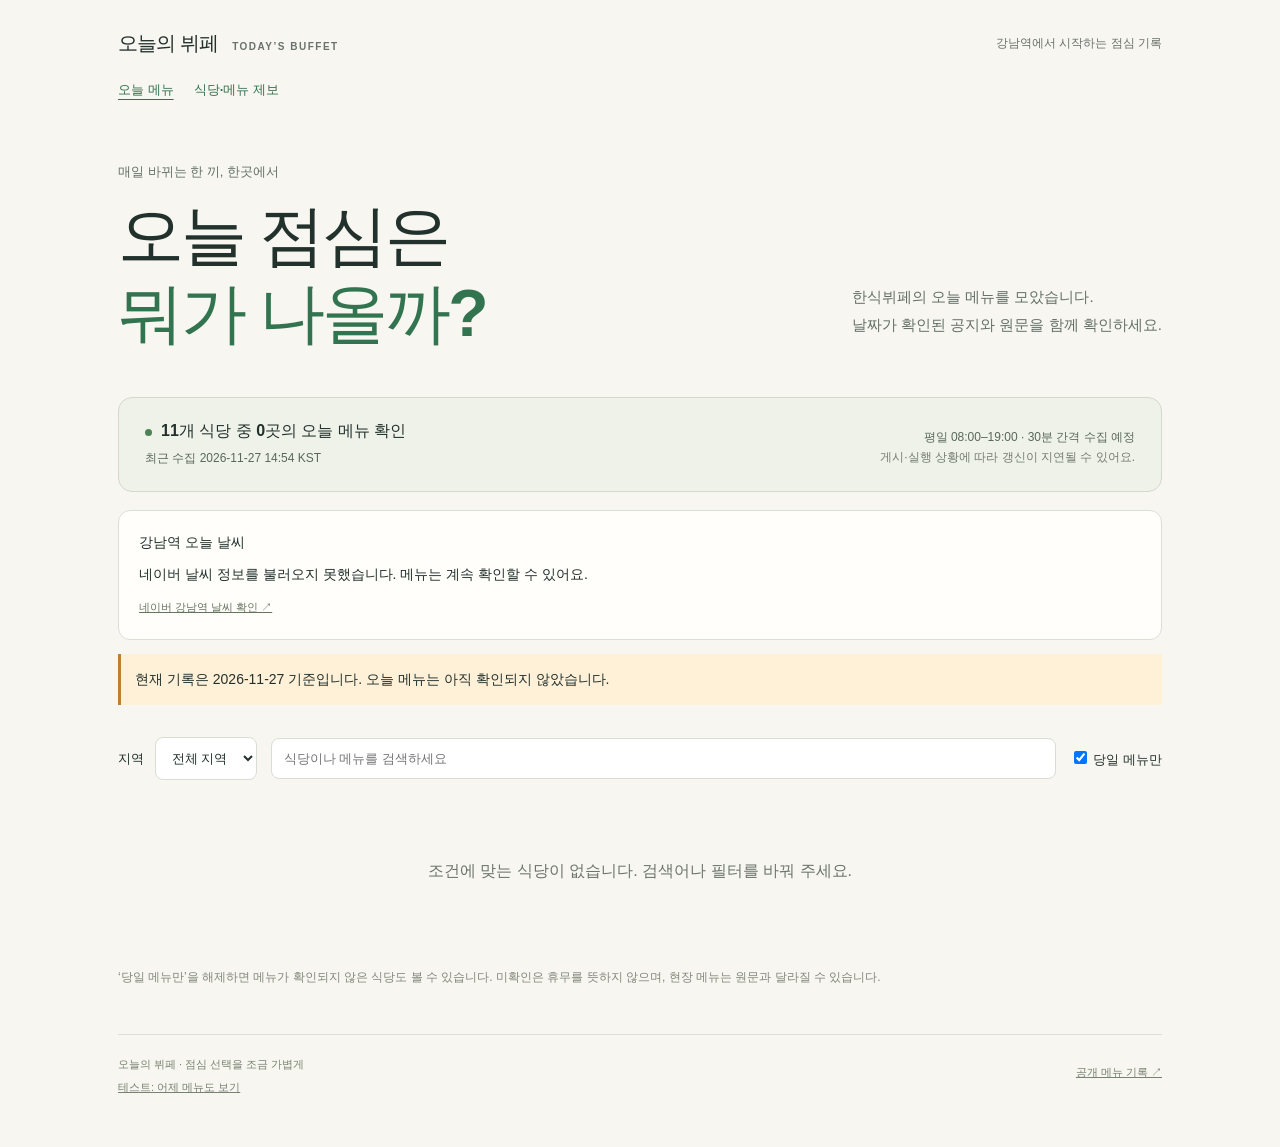
<file: index.html>
<!doctype html>
<html lang="ko">
<head>
  <meta charset="UTF-8">
  <meta name="viewport" content="width=device-width, initial-scale=1">
  <meta name="description" content="강남역 한식뷔페의 날짜가 확인된 점심 메뉴와 원문 공지를 한곳에서 확인하세요.">
  <title>오늘의 뷔페 — 점심 메뉴 모아보기</title>
  <link rel="stylesheet" href="./styles.css">
  <script src="./app.js" defer></script>
</head>
<body>
  <main>
    <header>
      <a class="wordmark" href="./">오늘의 뷔페 <span>TODAY’S BUFFET</span></a>
      <nav class="site-nav"><a href="./" aria-current="page">오늘 메뉴</a><a href="./community.html">식당·메뉴 제보</a></nav>
      <div class="edition">강남역에서 시작하는 점심 기록</div>
      <p class="eyebrow">매일 바뀌는 한 끼, 한곳에서</p>
      <h1>오늘 점심은<br><em>뭐가 나올까?</em></h1>
      <p class="intro">한식뷔페의 오늘 메뉴를 모았습니다.<br>날짜가 확인된 공지와 원문을 함께 확인하세요.</p>
    </header>
    <section class="update" aria-label="수집 현황">
      <div><span class="dot"></span><strong id="summary">메뉴 불러오는 중</strong><p id="updated">수집 시각 확인 중</p></div>
      <p>평일 08:00–19:00 · 30분 간격 수집 예정<br><span>게시·실행 상황에 따라 갱신이 지연될 수 있어요.</span></p>
    </section>
    <section class="extras" aria-label="날씨와 추천">
      <div id="weather" class="weather-box"><strong>강남역 오늘 날씨</strong><p>날씨 정보 확인 중</p></div>
      <div id="recommendation" class="recommendation-box" hidden></div>
    </section>
    <p id="preview-notice" role="status" hidden></p>
    <p id="notice" role="status" hidden></p>
    <section class="toolbar" aria-label="메뉴 검색">
      <label>지역 <select id="region"><option value="">전체 지역</option></select></label>
      <label class="search"><span class="sr-only">식당 또는 메뉴 검색</span><input id="search" type="search" placeholder="식당이나 메뉴를 검색하세요" autocomplete="off"></label>
      <label class="ready-filter"><input id="ready" type="checkbox" checked> 당일 메뉴만</label>
    </section>
    <div id="menu-grid" class="grid" aria-live="polite"></div>
    <p class="footnote">‘당일 메뉴만’을 해제하면 메뉴가 확인되지 않은 식당도 볼 수 있습니다. 미확인은 휴무를 뜻하지 않으며, 현장 메뉴는 원문과 달라질 수 있습니다.</p>
    <footer><span>오늘의 뷔페 · 점심 선택을 조금 가볍게<br><a id="preview-link" href="?preview=yesterday">테스트: 어제 메뉴도 보기</a></span><a href="https://github.com/inchency/today-buffet/blob/main/TODAY.md" target="_blank" rel="noopener noreferrer">공개 메뉴 기록 ↗</a></footer>
  </main>
</body>
</html>
</file>
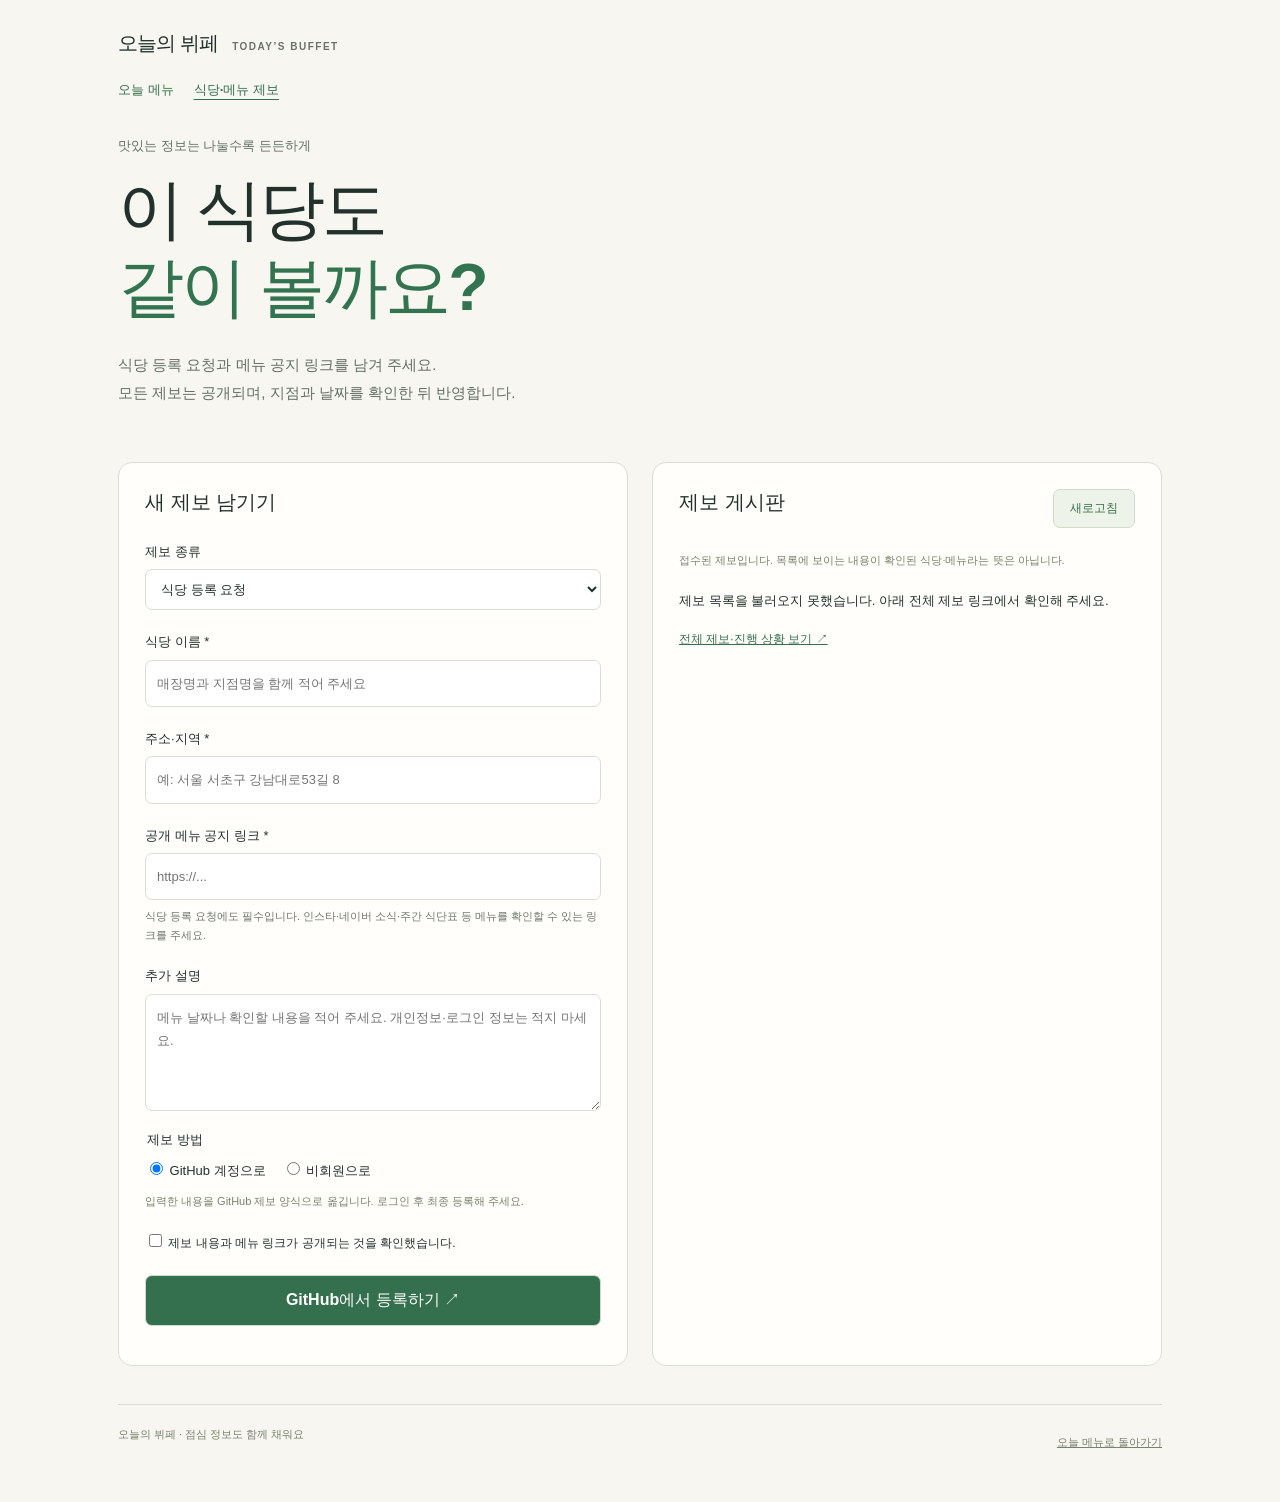
<file: community.html>
<!doctype html>
<html lang="ko">
<head>
  <meta charset="UTF-8"><meta name="viewport" content="width=device-width, initial-scale=1">
  <meta name="description" content="강남역 식당 등록 요청과 공개 메뉴 링크를 제보해 주세요.">
  <title>식당·메뉴 제보 — 오늘의 뷔페</title>
  <link rel="stylesheet" href="./styles.css"><script src="./community.js" defer></script>
</head>
<body><main>
  <header class="community-header">
    <a class="wordmark" href="./">오늘의 뷔페 <span>TODAY’S BUFFET</span></a>
    <nav class="site-nav"><a href="./">오늘 메뉴</a><a href="./community.html" aria-current="page">식당·메뉴 제보</a></nav>
    <p class="eyebrow">맛있는 정보는 나눌수록 든든하게</p>
    <h1>이 식당도<br><em>같이 볼까요?</em></h1>
    <p class="community-intro">식당 등록 요청과 메뉴 공지 링크를 남겨 주세요.<br>모든 제보는 공개되며, 지점과 날짜를 확인한 뒤 반영합니다.</p>
  </header>
  <div class="community-layout">
    <section class="submission-panel" aria-labelledby="form-heading">
      <h2 id="form-heading">새 제보 남기기</h2>
      <noscript><p class="fine-print">제보 화면을 사용하려면 JavaScript가 필요합니다. <a href="https://github.com/inchency/today-buffet/issues/new/choose">GitHub 제보 양식에서 바로 등록할 수도 있습니다.</a></p></noscript>
      <form id="submission-form">
        <label>제보 종류<select id="submission-kind" name="kind"><option value="restaurant">식당 등록 요청</option><option value="menu">메뉴 링크 제보</option></select></label>
        <label>식당 이름 <span aria-hidden="true">*</span><input id="restaurant-name" name="restaurant_name" maxlength="80" required placeholder="매장명과 지점명을 함께 적어 주세요"></label>
        <label>주소·지역 <span id="address-required" aria-hidden="true">*</span><input id="restaurant-address" name="address" maxlength="160" required placeholder="예: 서울 서초구 강남대로53길 8"></label>
        <label>공개 메뉴 공지 링크 <span aria-hidden="true">*</span><input id="menu-url" name="menu_url" type="url" maxlength="1200" required placeholder="https://..."><small>식당 등록 요청에도 필수입니다. 인스타·네이버 소식·주간 식단표 등 메뉴를 확인할 수 있는 링크를 주세요.</small></label>
        <label>추가 설명<textarea id="submission-note" name="note" maxlength="1000" rows="4" placeholder="메뉴 날짜나 확인할 내용을 적어 주세요. 개인정보·로그인 정보는 적지 마세요."></textarea></label>
        <fieldset class="submission-mode"><legend>제보 방법</legend><label><input type="radio" name="mode" value="github" checked> GitHub 계정으로</label><label><input type="radio" name="mode" value="anonymous"> 비회원으로</label></fieldset>
        <p id="mode-help" class="fine-print">입력한 내용을 GitHub 제보 양식으로 옮깁니다. 로그인 후 최종 등록해 주세요.</p>
        <div id="turnstile-box" hidden></div>
        <label class="sr-only" aria-hidden="true">Website<input id="website" tabindex="-1" autocomplete="off"></label>
        <label class="public-consent"><input id="public-consent" type="checkbox" required> 제보 내용과 메뉴 링크가 공개되는 것을 확인했습니다.</label>
        <button id="submit-button" type="submit" disabled>GitHub에서 등록하기 ↗</button>
        <p id="submission-status" role="status" aria-live="polite"></p>
      </form>
    </section>
    <section class="submission-panel" aria-labelledby="board-heading">
      <div class="board-heading"><h2 id="board-heading">제보 게시판</h2><button id="reload-board" type="button">새로고침</button></div>
      <p class="fine-print">접수된 제보입니다. 목록에 보이는 내용이 확인된 식당·메뉴라는 뜻은 아닙니다.</p>
      <div id="submission-list" aria-live="polite">제보 목록을 불러오는 중입니다.</div>
      <a class="board-source" href="https://github.com/inchency/today-buffet/issues?q=is%3Aissue+label%3Acommunity-submission" target="_blank" rel="noopener noreferrer">전체 제보·진행 상황 보기 ↗</a>
    </section>
  </div>
  <footer><span>오늘의 뷔페 · 점심 정보도 함께 채워요</span><a href="./">오늘 메뉴로 돌아가기</a></footer>
</main></body></html>
</file>
<file: styles.css>
:root{font-family:-apple-system,BlinkMacSystemFont,"Apple SD Gothic Neo","Noto Sans KR",sans-serif;color:#22312c;background:#f7f6f0;font-synthesis:none}*{box-sizing:border-box}body{margin:0}main{max-width:1100px;margin:auto;padding:30px 28px}a{color:inherit}header{position:relative;padding:0 0 44px}.wordmark{display:block;font-size:20px;font-weight:850;text-decoration:none;letter-spacing:-1px}.wordmark span{font-size:10px;letter-spacing:1.5px;margin-left:10px;color:#69736b}.edition{position:absolute;top:5px;right:0;font-size:12px;color:#687169}.eyebrow{margin:64px 0 16px;font-size:13px;color:#627165}h1{font-size:clamp(40px,6vw,66px);letter-spacing:-3px;line-height:1.18;margin:0;font-weight:800}h1 em{font-style:normal;color:#337450}.intro{position:absolute;bottom:42px;right:0;font-size:15px;line-height:1.9;color:#647067}.update{padding:23px 26px;border:1px solid #d3d9cd;border-radius:14px;background:#eff2e9;display:flex;justify-content:space-between;align-items:center;gap:20px}.update p{margin:6px 0 0;font-size:12px;line-height:1.7;color:#59675b}.update>p{text-align:right}.update>p span{color:#747d71}.dot{display:inline-block;width:7px;height:7px;border-radius:50%;background:#4d8256;margin-right:9px}#notice{border-left:3px solid #ba8033;padding:14px;background:#fff0d8;font-size:14px;line-height:1.7}.toolbar{display:flex;gap:14px;align-items:center;margin:32px 0 20px;font-size:13px}select,input[type=search]{padding:12px;border:1px solid #d9ded4;border-radius:8px;background:#fff;color:inherit;font:inherit}select{margin-left:7px}.search{flex:1}input[type=search]{width:100%}.ready-filter{white-space:nowrap}.grid{display:grid;grid-template-columns:repeat(2,minmax(0,1fr));gap:18px}.card{border:1px solid #dadfd5;background:#fffefa;border-radius:14px;padding:26px;display:flex;flex-direction:column;min-height:275px}.card-header{display:flex;justify-content:space-between;gap:10px}.card .region{font-size:11px;letter-spacing:1px;color:#76816f;margin:0 0 10px}.card h2{font-size:19px;letter-spacing:-.6px;margin:0;line-height:1.5}.badge{display:inline-block;padding:5px 8px;background:#f1eee5;color:#7b715f;font-size:11px;border-radius:6px;white-space:nowrap;align-self:flex-start}.badge.confirmed{background:#e5f0de;color:#3b6948}.location{font-size:12px;line-height:1.5;color:#7a8175;margin:10px 0 22px}.dishes{display:flex;flex-wrap:wrap;gap:7px;margin-bottom:20px}.dish{font-size:13px;padding:7px 10px;background:#f0f3ea;border-radius:5px}.message{font-size:14px;line-height:1.7;color:#7c8074;margin:0 0 25px}.card-bottom{margin-top:auto;border-top:1px solid #eeeee7;padding-top:14px;display:flex;justify-content:space-between;gap:10px;font-size:11px;line-height:1.6;color:#7a8175}.card-bottom a{font-weight:650;color:#34704d;white-space:nowrap}.empty{padding:45px;text-align:center;color:#6c756b;grid-column:1/-1}.footnote{font-size:12px;line-height:1.8;color:#81877b;margin:24px 0 45px}footer{display:flex;justify-content:space-between;border-top:1px solid #dce0d4;padding:22px 0;font-size:11px;color:#778270;gap:20px}.sr-only{position:absolute;width:1px;height:1px;padding:0;margin:-1px;overflow:hidden;clip:rect(0,0,0,0);white-space:nowrap;border:0}input:focus-visible,select:focus-visible,a:focus-visible{outline:2px solid #337450;outline-offset:3px}@media(max-width:650px){main{padding:22px 18px}.edition{display:none}.wordmark span{font-size:9px}.eyebrow{margin-top:45px}.intro{position:static;font-size:14px;margin-top:22px}header{padding-bottom:20px}.update{padding:18px;display:block}.update>p{text-align:left;margin-top:14px}.toolbar{flex-wrap:wrap;gap:10px}.search{min-width:180px}.ready-filter{width:100%}.grid{grid-template-columns:1fr}.card{padding:22px}.card h2{font-size:18px}.card-header{flex-wrap:wrap}.card-bottom{flex-wrap:wrap}footer{flex-direction:column}}

.menu-image{display:block;width:100%;height:auto;border:1px solid #e4e6dd;border-radius:8px;margin-bottom:18px}

.extras{display:grid;grid-template-columns:1fr 1.5fr;gap:18px;margin-top:18px}.weather-box,.recommendation-box{background:#fffefa;border:1px solid #dadfd5;border-radius:12px;padding:20px;font-size:14px;line-height:1.7}.weather-box p,.recommendation-box p{margin:8px 0}.weather-box a{font-size:11px;color:#64745e}.extras:has(.recommendation-box[hidden]){grid-template-columns:1fr}.fine-print{font-size:11px;color:#78816f;line-height:1.7}.restaurant-info{margin-bottom:20px;font-size:12px;line-height:1.7}.price{font-size:14px;font-weight:700;color:#3b6948;margin:0 0 6px}.hours{color:#737e6e;margin:0 0 8px}details p{margin:6px 0}details a{font-size:11px}summary{cursor:pointer;color:#61725b}#preview-notice{padding:16px;border:1px dashed #ba8033;background:#fff0d8;font-size:14px;line-height:1.7;border-radius:8px}.card-bottom{flex-wrap:wrap}.menu-image{aspect-ratio:auto 4/5}footer a{display:inline-block;margin-top:8px}@media(max-width:650px){.extras{grid-template-columns:1fr}}

[hidden]{display:none!important}

.site-nav{display:flex;gap:20px;margin-top:24px;font-size:13px}.site-nav a{color:#34704d;font-weight:650;text-decoration:none}.site-nav a[aria-current]{text-decoration:underline;text-underline-offset:5px}.community-header .eyebrow{margin-top:38px}.community-intro{font-size:15px;line-height:1.9;color:#647067;margin:24px 0 0}.community-layout{display:grid;grid-template-columns:minmax(0,1fr) minmax(0,1fr);gap:24px;margin:10px 0 38px}.submission-panel{padding:26px;border:1px solid #dadfd5;background:#fffefa;border-radius:14px}.submission-panel h2{font-size:20px;margin:0 0 24px}#submission-form>label{display:block;font-size:13px;line-height:1.8;margin:0 0 20px}#submission-form input:not([type=checkbox]):not([type=radio]),#submission-form textarea,#submission-form select{display:block;width:100%;margin-top:6px;padding:11px;border:1px solid #d9ded4;border-radius:7px;background:#fff;font:inherit;color:inherit;max-width:100%}#submission-form small{display:block;color:#6d786d;line-height:1.7;margin-top:7px}#submission-form textarea{resize:vertical}.submission-mode{border:0;padding:0;margin:0 0 12px;font-size:13px}.submission-mode legend{margin-bottom:10px}.submission-mode label{display:inline-block;margin-right:16px}.public-consent{font-size:12px!important}button{font:inherit;cursor:pointer;border:1px solid #cfdbcb;border-radius:7px;padding:10px 16px;background:#edf3e8;color:#34704d}button:disabled{cursor:default;opacity:.55}#submit-button{background:#34704d;color:#fff;width:100%;padding:14px;font-weight:650}#submission-status{font-size:13px;line-height:1.8;overflow-wrap:anywhere}.board-heading{display:flex;justify-content:space-between;align-items:flex-start;gap:10px}.board-heading button{font-size:12px;white-space:nowrap}.submission-card{border-top:1px solid #e2e6db;padding:18px 0;overflow-wrap:anywhere}.submission-card a{font-size:14px;font-weight:650;line-height:1.7}.board-source{display:inline-block;font-size:12px;color:#34704d;margin-top:18px}#submission-list{font-size:13px;line-height:1.8}.submission-panel .fine-print{margin-bottom:20px}#turnstile-box{margin-bottom:18px}@media(max-width:750px){.community-layout{grid-template-columns:1fr}.submission-panel{padding:22px}.community-header h1{font-size:42px}}
.submission-panel select{margin-left:0}
</file>
